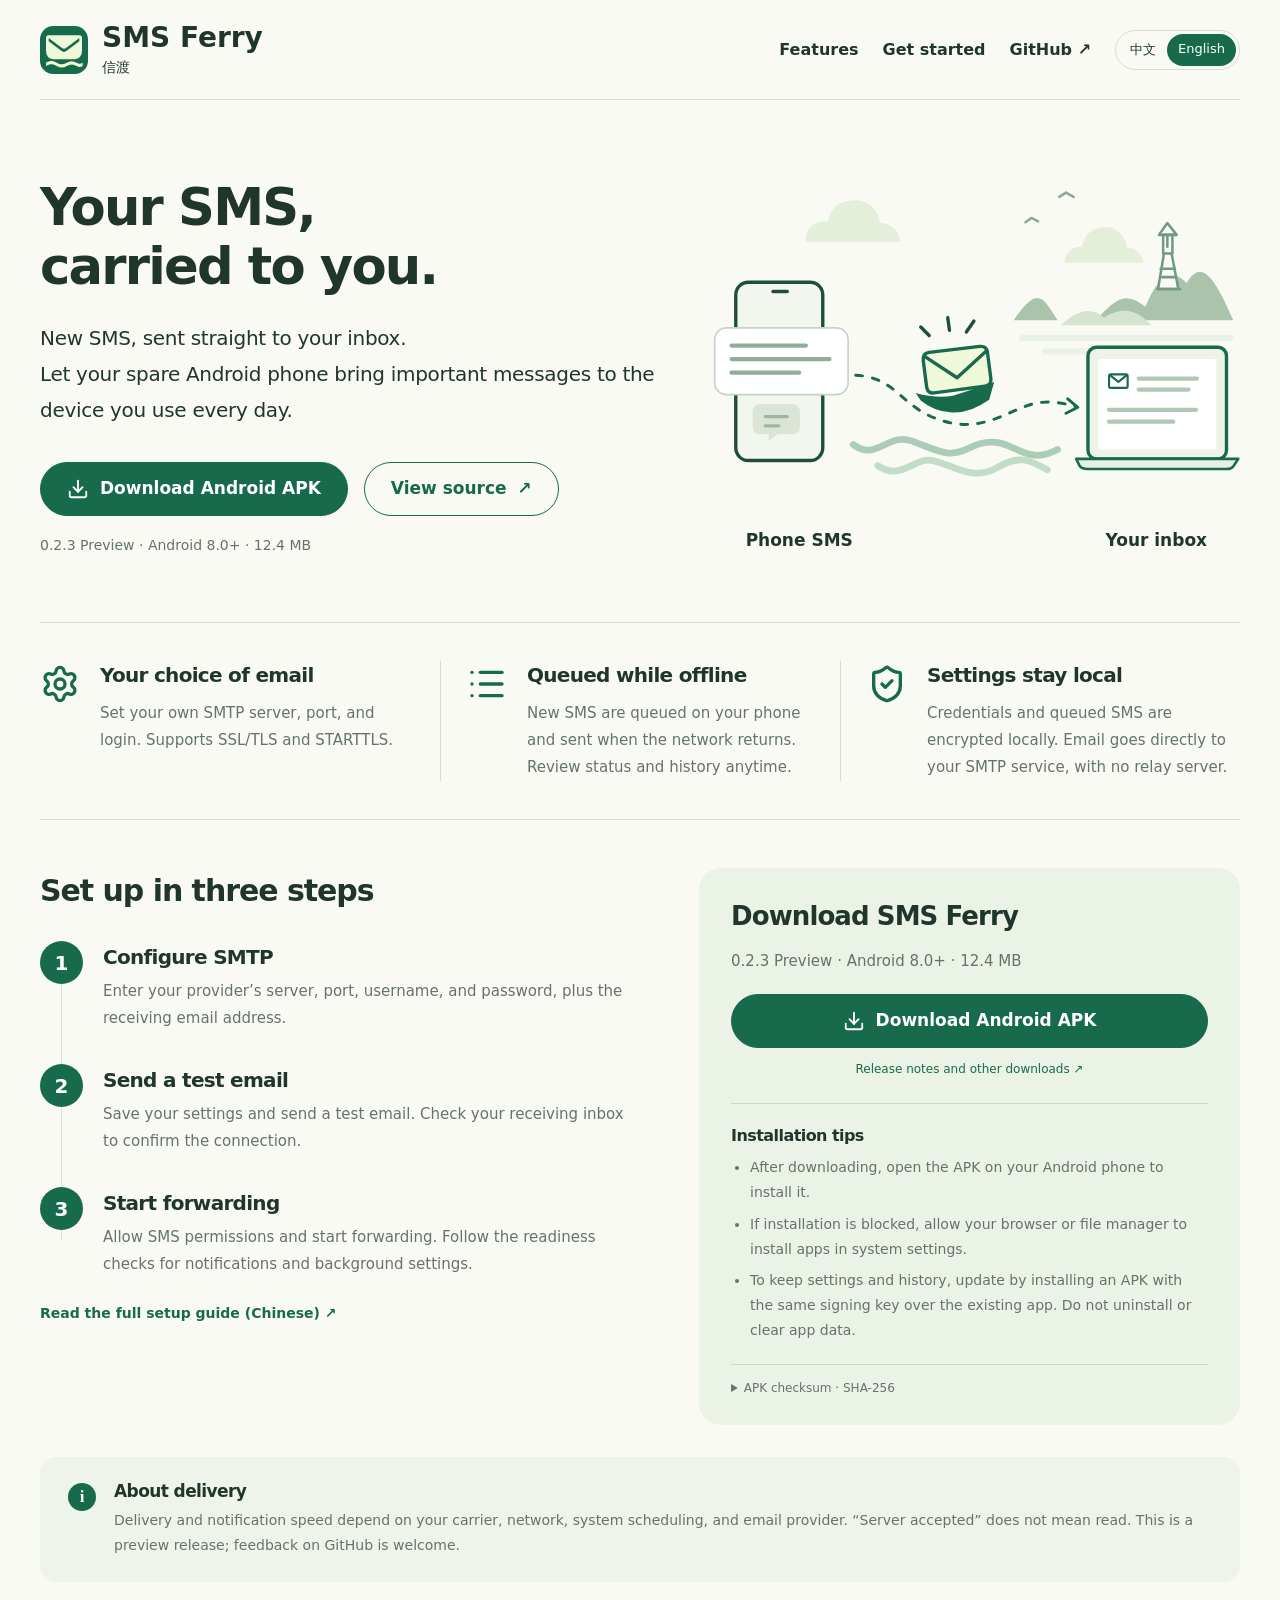
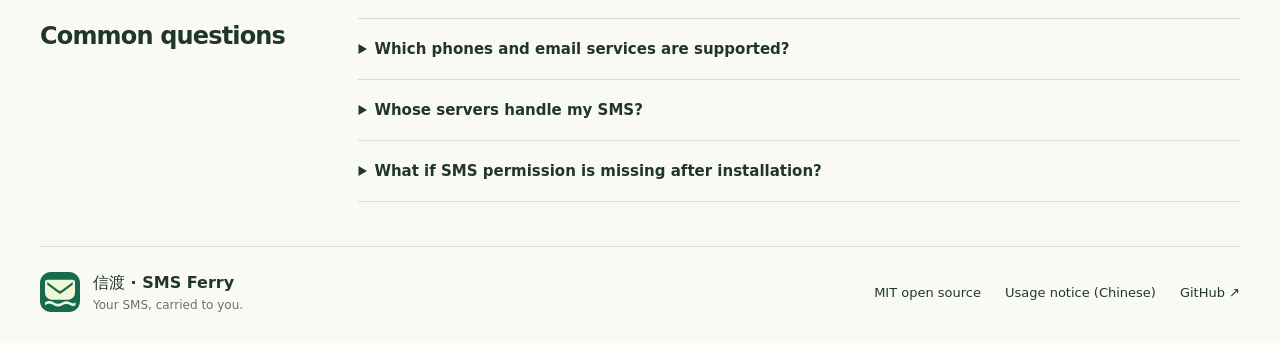
<file: site/index.html>
<!doctype html>
<html lang="zh-CN">
<head>
  <meta charset="utf-8">
  <meta name="viewport" content="width=device-width, initial-scale=1">
  <meta name="theme-color" content="#176b4c">
  <title>信渡 · SMS Ferry — 把短信，渡到你身边</title>
  <meta name="description" content="信渡是一款 MIT 开源的 Android 短信转发工具。自定义 SMTP 邮箱，本机加密配置，断网排队。下载 Android APK，三步开始使用。">
  <meta property="og:type" content="website">
  <meta property="og:title" content="信渡 · SMS Ferry — 把短信，渡到你身边">
  <meta property="og:description" content="收到新短信，直接发送到你的邮箱。轻量 Android 工具，MIT 开源。">
  <meta property="og:url" content="https://sobigrice.github.io/sms-ferry/">
  <link rel="alternate" hreflang="zh" href="https://sobigrice.github.io/sms-ferry/">
  <link rel="alternate" hreflang="en" href="https://sobigrice.github.io/sms-ferry/en.html">
  <link rel="canonical" href="https://sobigrice.github.io/sms-ferry/">
  <link rel="icon" href="./assets/logo.svg" type="image/svg+xml">
  <link rel="stylesheet" href="./styles.css">
  <script src="./main.js" defer></script>
</head>
<body>
  <a class="skip-link" href="#main">跳到主要内容</a>
  <div class="page">
    <header class="site-header">
      <a class="brand" href="./" aria-label="信渡首页"><img src="./assets/logo.svg" width="48" height="48" alt=""><span><strong>信渡</strong><small>SMS Ferry</small></span></a>
      <div class="header-actions"><nav aria-label="主要导航"><a class="section-link" href="#features">功能</a><a class="section-link" href="#start">开始使用</a><a href="https://github.com/soBigRice/sms-ferry" target="_blank" rel="noopener noreferrer">GitHub <span aria-hidden="true">↗</span></a></nav><div class="language-switch" role="group" aria-label="语言 / Language"><a href="./?lang=zh" lang="zh" data-language="zh" aria-current="page">中文</a><a href="./en.html?lang=en" lang="en" data-language="en">English</a></div></div>
    </header>
    <main id="main">
      <section class="hero" aria-labelledby="hero-title">
        <div class="hero-copy">
          <h1 id="hero-title"><span>把短信，</span><span>渡到你身边。</span></h1>
          <p class="hero-description">收到新短信，直接发送到你的邮箱。<br>备用安卓手机，也能把重要消息送到常用设备。</p>
          <div class="hero-actions">
            <a class="button primary" data-download href="https://github.com/soBigRice/sms-ferry/releases/download/v0.2.3/sms-ferry-0.2.3-debug.apk"><span class="download-icon" aria-hidden="true"></span>下载 Android APK</a>
            <a class="button secondary" href="https://github.com/soBigRice/sms-ferry" target="_blank" rel="noopener noreferrer">查看源码 <span aria-hidden="true">↗</span></a>
          </div>
          <p class="release-meta" data-release-meta>0.2.3 预览版 · Android 8.0+ · 12.4 MB</p>
        </div>
        <figure class="hero-art">
          <img src="./assets/ferry-route.svg" width="650" height="420" alt="短信从安卓手机，经由信封小舟，直接送到邮箱的示意图">
          <figcaption><span>手机短信</span><span>你的邮箱</span></figcaption>
        </figure>
      </section>

      <section class="features" id="features" aria-label="信渡的功能">
        <article class="feature"><img src="./assets/icons/settings.svg" width="40" height="40" alt=""><div><h2>邮箱自由配置</h2><p>自定义 SMTP 服务器、端口和登录信息，支持 SSL/TLS 与 STARTTLS。</p></div></article>
        <article class="feature"><img src="./assets/icons/list.svg" width="40" height="40" alt=""><div><h2>断网也能排队</h2><p>新短信先在本机入队，网络恢复后继续发送。状态和记录都可核对。</p></div></article>
        <article class="feature"><img src="./assets/icons/shield-check.svg" width="40" height="40" alt=""><div><h2>配置留在本机</h2><p>凭据与排队短信本地加密保存，发信直连你的 SMTP，无中转服务器。</p></div></article>
      </section>

      <section class="getting-started" id="start" aria-labelledby="start-title">
        <div class="setup">
          <h2 id="start-title">三步完成设置</h2>
          <ol class="steps">
            <li><span class="step-number" aria-hidden="true">1</span><div><h3>配置 SMTP</h3><p>填写服务商提供的服务器、端口、用户名和密码，以及接收邮箱。</p></div></li>
            <li><span class="step-number" aria-hidden="true">2</span><div><h3>发送测试邮件</h3><p>保存配置，发送一封测试邮件，到接收邮箱确认连接正常。</p></div></li>
            <li><span class="step-number" aria-hidden="true">3</span><div><h3>开启转发</h3><p>允许短信权限，开启转发。按运行检查设置通知和后台权限。</p></div></li>
          </ol>
          <a class="text-link" href="https://github.com/soBigRice/sms-ferry#安装与首次设置" target="_blank" rel="noopener noreferrer">查看完整使用说明 <span aria-hidden="true">↗</span></a>
        </div>
        <aside class="download-panel" id="download" aria-labelledby="download-title">
          <h2 id="download-title">下载信渡 · SMS Ferry</h2>
          <p class="panel-meta" data-release-meta>0.2.3 预览版 · Android 8.0+ · 12.4 MB</p>
          <a class="button primary full-width" data-download href="https://github.com/soBigRice/sms-ferry/releases/download/v0.2.3/sms-ferry-0.2.3-debug.apk"><span class="download-icon" aria-hidden="true"></span>下载 Android APK</a>
          <a class="release-link" data-release-link href="https://github.com/soBigRice/sms-ferry/releases/tag/v0.2.3" target="_blank" rel="noopener noreferrer">版本说明与其他下载方式 <span aria-hidden="true">↗</span></a>
          <div class="install-hints"><h3>安装提示</h3><ul><li>下载后，在安卓手机上打开 APK 安装。</li><li>如果系统阻止安装，在设置中允许当前浏览器或文件管理器安装应用。</li><li>更新请使用相同签名的 APK 直接覆盖安装，保留配置和记录。不要卸载或清除数据。</li></ul></div>
          <details class="checksum"><summary>安装包校验 · SHA-256</summary><code id="apk-checksum">4104486e3c530c9e619f1d1432b3480b536aa5bdf7a7bcda2fa27764e1f576ac</code><button type="button" id="copy-checksum">复制校验值</button><span id="copy-result" role="status" aria-live="polite"></span></details>
        </aside>
      </section>

      <aside class="delivery-note"><span class="note-symbol" aria-hidden="true">i</span><div><h2>关于送达</h2><p>邮件到达与通知速度取决于运营商、网络、系统后台调度和邮箱服务商。“服务器已接收”不等于已读。当前为预览版，欢迎在 GitHub 反馈体验。</p></div></aside>

      <section class="faq" aria-labelledby="faq-title"><h2 id="faq-title">你可能想知道</h2><div class="faq-list">
        <details><summary>支持哪些手机和邮箱？</summary><p>最低 Android 8.0，主要验证设备为三星 S21 / Android 15，不代表所有机型均已实测。支持以用户名与密码、授权码或应用专用密码登录的 SMTP 服务；仅支持 OAuth 的登录方式暂不支持。接收邮箱不需要在信渡中配置 POP3 或 IMAP。</p></details>
        <details><summary>短信会经过谁的服务器？</summary><p>应用直接连接你配置的 SMTP 服务，不经过作者运营的服务器。短信的来源号码、接收时间和完整正文会发送到接收邮箱，验证码不会自动隐藏；邮箱服务商和已登录邮箱的设备可能接触内容。本地加密与 TLS 不等于端到端加密。仅在自己或明确获授权的设备和邮箱上使用。</p><a class="text-link" href="https://github.com/soBigRice/sms-ferry/blob/main/SECURITY.md" target="_blank" rel="noopener noreferrer">安全与隐私声明 ↗</a></details>
        <details><summary>安装后没有短信权限，怎么办？</summary><p>短信读取属于 Android 受限权限，安装器和用户授权都需要允许。如果没有短信权限开关，先按仓库说明检查安装方式。三星还建议加入“从不休眠的应用”；不要为排查卸载或清除数据。</p><a class="text-link" href="https://github.com/soBigRice/sms-ferry#安装与首次设置" target="_blank" rel="noopener noreferrer">查看安装与权限说明 ↗</a></details>
      </div></section>
    </main>
    <footer class="site-footer"><a class="footer-brand" href="./"><img src="./assets/logo.svg" width="40" height="40" alt=""><span><strong>信渡 · SMS Ferry</strong><small>把短信，渡到你身边。</small></span></a><div><a href="https://github.com/soBigRice/sms-ferry/blob/main/LICENSE" target="_blank" rel="noopener noreferrer">MIT 开源</a><a href="https://github.com/soBigRice/sms-ferry/blob/main/SECURITY.md#免责声明" target="_blank" rel="noopener noreferrer">使用声明</a><a href="https://github.com/soBigRice/sms-ferry" target="_blank" rel="noopener noreferrer">GitHub ↗</a></div></footer>
  </div>
</body>
</html>
</file>
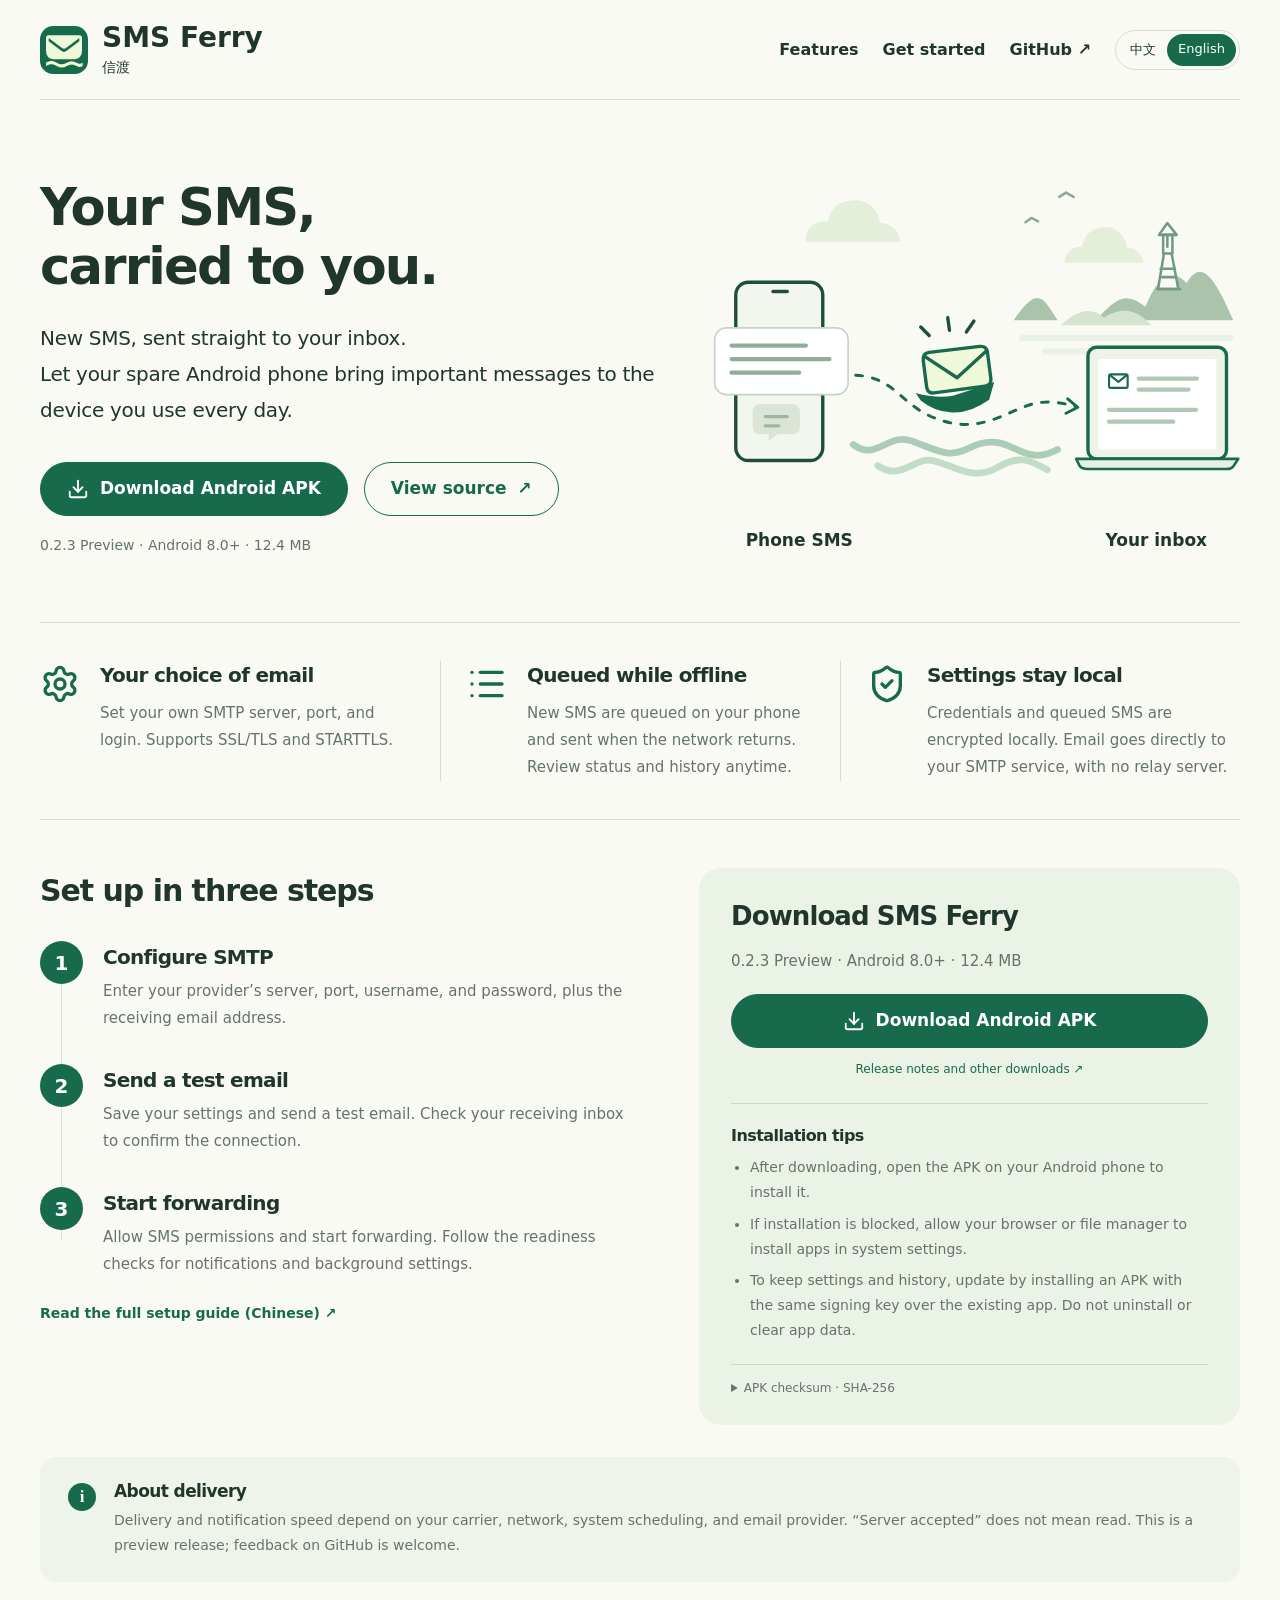
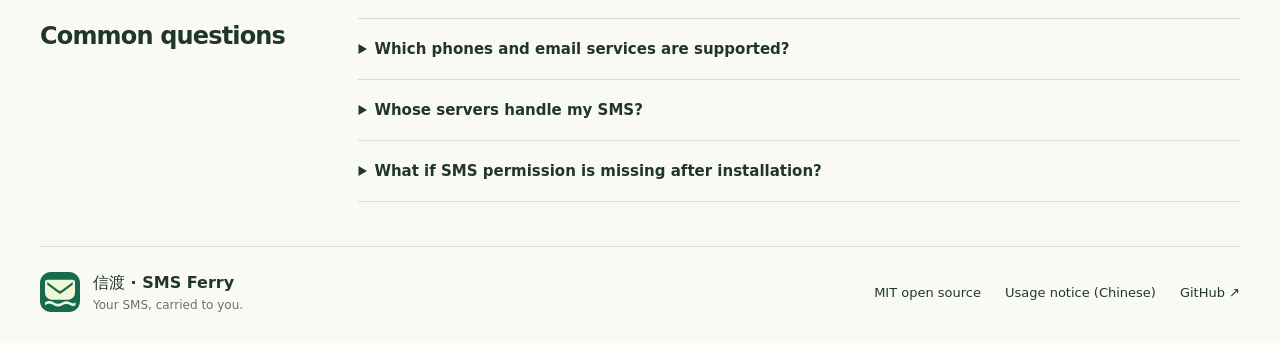
<file: site/en.html>
<!doctype html>
<html lang="en">
<head>
  <meta charset="utf-8">
  <meta name="viewport" content="width=device-width, initial-scale=1">
  <meta name="theme-color" content="#176b4c">
  <title>SMS Ferry — Your SMS, carried to you</title>
  <meta name="description" content="An MIT-licensed Android app that forwards SMS to email. Custom SMTP, encrypted local settings, and an offline queue. Download the APK and get started in three steps.">
  <meta property="og:type" content="website">
  <meta property="og:title" content="SMS Ferry — Your SMS, carried to you">
  <meta property="og:description" content="New SMS, sent straight to your inbox. A lightweight Android app, open source under MIT.">
  <meta property="og:url" content="https://sobigrice.github.io/sms-ferry/en.html">
  <link rel="alternate" hreflang="zh" href="https://sobigrice.github.io/sms-ferry/">
  <link rel="alternate" hreflang="en" href="https://sobigrice.github.io/sms-ferry/en.html">
  <link rel="canonical" href="https://sobigrice.github.io/sms-ferry/en.html">
  <link rel="icon" href="./assets/logo.svg" type="image/svg+xml">
  <link rel="stylesheet" href="./styles.css">
  <script src="./main.js" defer></script>
</head>
<body>
  <a class="skip-link" href="#main">Skip to content</a>
  <div class="page">
    <header class="site-header">
      <a class="brand" href="./en.html?lang=en" aria-label="SMS Ferry home"><img src="./assets/logo.svg" width="48" height="48" alt=""><span><strong>SMS Ferry</strong><small>信渡</small></span></a>
      <div class="header-actions"><nav aria-label="Main navigation"><a class="section-link" href="#features">Features</a><a class="section-link" href="#start">Get started</a><a href="https://github.com/soBigRice/sms-ferry" target="_blank" rel="noopener noreferrer">GitHub <span aria-hidden="true">↗</span></a></nav><div class="language-switch" role="group" aria-label="语言 / Language"><a href="./?lang=zh" lang="zh" data-language="zh">中文</a><a href="./en.html?lang=en" lang="en" data-language="en" aria-current="page">English</a></div></div>
    </header>
    <main id="main">
      <section class="hero" aria-labelledby="hero-title">
        <div class="hero-copy">
          <h1 id="hero-title"><span>Your SMS,</span><span>carried to you.</span></h1>
          <p class="hero-description">New SMS, sent straight to your inbox.<br>Let your spare Android phone bring important messages to the device you use every day.</p>
          <div class="hero-actions">
            <a class="button primary" data-download href="https://github.com/soBigRice/sms-ferry/releases/download/v0.2.3/sms-ferry-0.2.3-debug.apk"><span class="download-icon" aria-hidden="true"></span>Download Android APK</a>
            <a class="button secondary" href="https://github.com/soBigRice/sms-ferry" target="_blank" rel="noopener noreferrer">View source <span aria-hidden="true">↗</span></a>
          </div>
          <p class="release-meta" data-release-meta>0.2.3 Preview · Android 8.0+ · 12.4 MB</p>
        </div>
        <figure class="hero-art">
          <img src="./assets/ferry-route.svg" width="650" height="420" alt="An illustration of SMS travelling from an Android phone directly to an email inbox on an envelope boat">
          <figcaption><span>Phone SMS</span><span>Your inbox</span></figcaption>
        </figure>
      </section>

      <section class="features" id="features" aria-label="SMS Ferry features">
        <article class="feature"><img src="./assets/icons/settings.svg" width="40" height="40" alt=""><div><h2>Your choice of email</h2><p>Set your own SMTP server, port, and login. Supports SSL/TLS and STARTTLS.</p></div></article>
        <article class="feature"><img src="./assets/icons/list.svg" width="40" height="40" alt=""><div><h2>Queued while offline</h2><p>New SMS are queued on your phone and sent when the network returns. Review status and history anytime.</p></div></article>
        <article class="feature"><img src="./assets/icons/shield-check.svg" width="40" height="40" alt=""><div><h2>Settings stay local</h2><p>Credentials and queued SMS are encrypted locally. Email goes directly to your SMTP service, with no relay server.</p></div></article>
      </section>

      <section class="getting-started" id="start" aria-labelledby="start-title">
        <div class="setup">
          <h2 id="start-title">Set up in three steps</h2>
          <ol class="steps">
            <li><span class="step-number" aria-hidden="true">1</span><div><h3>Configure SMTP</h3><p>Enter your provider’s server, port, username, and password, plus the receiving email address.</p></div></li>
            <li><span class="step-number" aria-hidden="true">2</span><div><h3>Send a test email</h3><p>Save your settings and send a test email. Check your receiving inbox to confirm the connection.</p></div></li>
            <li><span class="step-number" aria-hidden="true">3</span><div><h3>Start forwarding</h3><p>Allow SMS permissions and start forwarding. Follow the readiness checks for notifications and background settings.</p></div></li>
          </ol>
          <a class="text-link" href="https://github.com/soBigRice/sms-ferry#安装与首次设置" target="_blank" rel="noopener noreferrer">Read the full setup guide (Chinese) <span aria-hidden="true">↗</span></a>
        </div>
        <aside class="download-panel" id="download" aria-labelledby="download-title">
          <h2 id="download-title">Download SMS Ferry</h2>
          <p class="panel-meta" data-release-meta>0.2.3 Preview · Android 8.0+ · 12.4 MB</p>
          <a class="button primary full-width" data-download href="https://github.com/soBigRice/sms-ferry/releases/download/v0.2.3/sms-ferry-0.2.3-debug.apk"><span class="download-icon" aria-hidden="true"></span>Download Android APK</a>
          <a class="release-link" data-release-link href="https://github.com/soBigRice/sms-ferry/releases/tag/v0.2.3" target="_blank" rel="noopener noreferrer">Release notes and other downloads <span aria-hidden="true">↗</span></a>
          <div class="install-hints"><h3>Installation tips</h3><ul><li>After downloading, open the APK on your Android phone to install it.</li><li>If installation is blocked, allow your browser or file manager to install apps in system settings.</li><li>To keep settings and history, update by installing an APK with the same signing key over the existing app. Do not uninstall or clear app data.</li></ul></div>
          <details class="checksum"><summary>APK checksum · SHA-256</summary><code id="apk-checksum">4104486e3c530c9e619f1d1432b3480b536aa5bdf7a7bcda2fa27764e1f576ac</code><button type="button" id="copy-checksum">Copy checksum</button><span id="copy-result" role="status" aria-live="polite"></span></details>
        </aside>
      </section>

      <aside class="delivery-note"><span class="note-symbol" aria-hidden="true">i</span><div><h2>About delivery</h2><p>Delivery and notification speed depend on your carrier, network, system scheduling, and email provider. “Server accepted” does not mean read. This is a preview release; feedback on GitHub is welcome.</p></div></aside>

      <section class="faq" aria-labelledby="faq-title"><h2 id="faq-title">Common questions</h2><div class="faq-list">
        <details><summary>Which phones and email services are supported?</summary><p>Requires Android 8.0 or later. Testing has focused on Samsung S21 with Android 15; other models have not all been tested. Supports SMTP services using a username and password, authorization code, or app password. OAuth-only sign-in is not supported yet. You do not need to configure POP3 or IMAP for the receiving inbox in SMS Ferry.</p></details>
        <details><summary>Whose servers handle my SMS?</summary><p>The app connects directly to your configured SMTP service, without a server run by the author. The sender’s number, received time, and full SMS text go to your receiving inbox. Verification codes are not hidden. Email providers and devices signed in to the inbox may access the content. Local encryption and TLS are not end-to-end encryption. Use only devices and email accounts you own or have explicit permission to manage.</p><a class="text-link" href="https://github.com/soBigRice/sms-ferry/blob/main/SECURITY.md" target="_blank" rel="noopener noreferrer">Security and privacy policy (Chinese) ↗</a></details>
        <details><summary>What if SMS permission is missing after installation?</summary><p>Reading SMS is a restricted Android permission that both the installer and user must allow. If no SMS permission switch appears, check the installation method in the repository guide. On Samsung, add SMS Ferry to “Never sleeping apps”. Do not uninstall or clear app data while troubleshooting.</p><a class="text-link" href="https://github.com/soBigRice/sms-ferry#安装与首次设置" target="_blank" rel="noopener noreferrer">Installation and permission guide (Chinese) ↗</a></details>
      </div></section>
    </main>
    <footer class="site-footer"><a class="footer-brand" href="./en.html?lang=en"><img src="./assets/logo.svg" width="40" height="40" alt=""><span><strong>信渡 · SMS Ferry</strong><small>Your SMS, carried to you.</small></span></a><div><a href="https://github.com/soBigRice/sms-ferry/blob/main/LICENSE" target="_blank" rel="noopener noreferrer">MIT open source</a><a href="https://github.com/soBigRice/sms-ferry/blob/main/SECURITY.md#免责声明" target="_blank" rel="noopener noreferrer">Usage notice (Chinese)</a><a href="https://github.com/soBigRice/sms-ferry" target="_blank" rel="noopener noreferrer">GitHub ↗</a></div></footer>
  </div>
</body>
</html>
</file>
<file: site/styles.css>
:root {
  color-scheme:light;
  --background:#fafaf5;
  --ink:#20362d;
  --muted:#65736c;
  --green:#176b4c;
  --line:#d2dfd4;
  --panel:#eaf3e5;
  --radius:22px;
  --ease:cubic-bezier(.2,0,0,1);
  font-family:system-ui,-apple-system,"Segoe UI","PingFang SC","Microsoft YaHei",sans-serif;
  color:var(--ink);
  background:var(--background);
  font-synthesis:none;
}
* {
  box-sizing:border-box;
}
html {
  scroll-behavior:smooth;
  scroll-padding-top:24px;
}
body {
  margin:0;
}
a {
  color:inherit;
  text-decoration:none;
}
button {
  font:inherit;
}
img {
  max-width:100%;
  display:block;
}
h1,h2,h3,p {
  margin:0;
}
h1,h2,h3 {
  font-weight:700;
  letter-spacing:-.035em;
}
a,button,summary {
  -webkit-tap-highlight-color:transparent;
}
a:focus-visible,button:focus-visible,summary:focus-visible {
  outline:3px solid var(--green);
  outline-offset:5px;
  border-radius:5px;
}
.page {
  width:min(1200px,calc(100% - 80px));
  margin:0 auto;
}
.skip-link {
  position:fixed;
  top:12px;
  left:12px;
  z-index:5;
  background:var(--green);
  color:white;
  padding:12px 20px;
  border-radius:8px;
  transform:translateY(-150%);
}
.skip-link:focus {
  transform:none;
}
.site-header {
  min-height:100px;
  display:flex;
  justify-content:space-between;
  align-items:center;
  gap:24px;
  border-bottom:1px solid var(--line);
  padding:20px 0;
}
.brand {
  display:flex;
  align-items:center;
  gap:14px;
}
.brand strong {
  display:block;
  font-size:28px;
  line-height:1.2;
}
.brand small {
  display:block;
  font-size:14px;
  line-height:1.5;
  margin-top:2px;
}
.site-header nav {
  display:flex;
  gap:24px;
  align-items:center;
  font-size:16px;
  font-weight:650;
}
.header-actions {
  display:flex;
  flex-wrap:wrap;
  align-items:center;
  justify-content:flex-end;
  gap:24px;
}
.language-switch {
  display:flex;
  border:1px solid var(--line);
  border-radius:24px;
  padding:3px;
  font-size:13px;
}
.language-switch a {
  padding:7px 11px;
  border-radius:20px;
}
.language-switch a[aria-current="page"] {
  color:white;
  background:var(--green);
}
html[lang="en"] .hero h1 {
  white-space:normal;
  line-height:1.15;
}
html[lang="en"] .hero h1 span {
  display:block;
}
.site-header nav a {
  padding:8px 0;
}
.site-header nav a:hover,.text-link:hover,.release-link:hover,.site-footer a:hover {
  text-decoration:underline;
  text-underline-offset:5px;
}
.hero {
  display:grid;
  grid-template-columns:1.13fr 1fr;
  gap:30px;
  align-items:center;
  padding:78px 0 66px;
}
.hero h1 {
  font-size:clamp(38px,4vw,56px);
  line-height:1.25;
  white-space:nowrap;
}
.hero h1 span {
  display:inline;
}
.hero-description {
  font-size:20px;
  line-height:1.8;
  margin-top:24px;
  letter-spacing:-.015em;
}
.hero-actions {
  display:flex;
  flex-wrap:wrap;
  gap:16px;
  margin-top:34px;
}
.button {
  min-height:54px;
  padding:14px 26px;
  display:inline-flex;
  align-items:center;
  justify-content:center;
  gap:11px;
  border:1.5px solid var(--green);
  border-radius:32px;
  font-size:17px;
  font-weight:650;
  line-height:1.4;
  transition:background-color 160ms var(--ease),transform 160ms var(--ease);
}
.button:hover {
  transform:translateY(-2px);
}
.button:active {
  transform:translateY(0);
}
.primary {
  color:white;
  background:var(--green);
}
.primary:hover {
  background:#125a3f;
}
.secondary {
  color:var(--green);
  background:transparent;
}
.secondary:hover {
  background:var(--panel);
}
.download-icon {
  width:22px;
  height:22px;
  flex-shrink:0;
  background:currentColor;
  -webkit-mask:url("./assets/icons/download.svg") center/contain no-repeat;
  mask:url("./assets/icons/download.svg") center/contain no-repeat;
}
.release-meta {
  font-size:14px;
  color:var(--muted);
  margin-top:18px;
  line-height:1.6;
}
.hero-art {
  margin:0;
  min-width:0;
}
.hero-art img {
  width:100%;
  height:auto;
}
.hero-art figcaption {
  display:flex;
  justify-content:space-between;
  padding:0 6% 0 10%;
  margin-top:-10px;
  font-size:17px;
  font-weight:600;
}
.features {
  display:grid;
  grid-template-columns:repeat(3,1fr);
  padding:38px 0;
  border-top:1px solid var(--line);
  border-bottom:1px solid var(--line);
}
.feature {
  display:flex;
  gap:20px;
  padding:0 26px;
}
.feature:first-child {
  padding-left:0;
}
.feature:last-child {
  padding-right:0;
}
.feature+.feature {
  border-left:1px solid var(--line);
}
.feature>img {
  flex-shrink:0;
  margin-top:3px;
}
.feature h2 {
  font-size:20px;
  line-height:1.45;
  margin-bottom:10px;
}
.feature p {
  font-size:15px;
  line-height:1.8;
  color:var(--muted);
}
.getting-started {
  display:grid;
  grid-template-columns:1.1fr 1fr;
  gap:64px;
  padding:48px 0 32px;
}
.setup>h2 {
  font-size:30px;
  line-height:1.5;
}
.steps {
  list-style:none;
  margin:28px 0 24px;
  padding:0;
  position:relative;
}
.steps:before {
  content:"";
  position:absolute;
  left:21px;
  top:20px;
  bottom:38px;
  width:1px;
  background:var(--line);
}
.steps li {
  display:flex;
  align-items:flex-start;
  gap:20px;
  position:relative;
  padding-bottom:32px;
}
.steps li:last-child {
  padding-bottom:0;
}
.step-number {
  display:grid;
  place-items:center;
  flex-shrink:0;
  width:43px;
  height:43px;
  border-radius:50%;
  background:var(--green);
  color:white;
  font-size:20px;
  font-weight:600;
  line-height:1;
}
.steps h3 {
  font-size:20px;
  margin:4px 0 9px;
}
.steps p {
  font-size:15px;
  line-height:1.8;
  color:var(--muted);
}
.text-link {
  font-size:14px;
  color:var(--green);
  font-weight:600;
  line-height:1.6;
  display:inline-block;
}
.download-panel {
  background:var(--panel);
  border-radius:var(--radius);
  padding:30px 32px;
  align-self:start;
}
.download-panel>h2 {
  font-size:26px;
  line-height:1.4;
}
.panel-meta {
  font-size:15px;
  color:var(--muted);
  margin:14px 0 20px;
  line-height:1.7;
}
.full-width {
  width:100%;
}
.release-link {
  display:block;
  text-align:center;
  font-size:12px;
  color:var(--green);
  margin-top:12px;
  line-height:1.6;
}
.install-hints {
  border-top:1px solid #cad9c8;
  margin-top:24px;
  padding-top:22px;
}
.install-hints h3 {
  font-size:16px;
  margin-bottom:10px;
}
.install-hints ul {
  padding-left:19px;
  margin:0;
  color:var(--muted);
  font-size:14px;
  line-height:1.8;
}
.install-hints li+li {
  margin-top:6px;
}
.checksum {
  border-top:1px solid #cad9c8;
  margin-top:20px;
  padding-top:16px;
  font-size:12px;
  color:var(--muted);
}
summary {
  cursor:pointer;
}
.checksum code {
  display:block;
  overflow-wrap:anywhere;
  font:12px/1.8 ui-monospace,SFMono-Regular,Consolas,monospace;
  margin:12px 0 10px;
}
.checksum button {
  border:1px solid var(--green);
  background:transparent;
  color:var(--green);
  border-radius:6px;
  padding:7px 11px;
  cursor:pointer;
  font-size:12px;
}
.checksum button:hover {
  background:#dcebd7;
}
#copy-result {
  display:block;
  margin-top:8px;
  line-height:1.5;
}
.delivery-note {
  background:#eef4e9;
  border-radius:16px;
  display:flex;
  align-items:flex-start;
  gap:18px;
  padding:24px 28px;
  margin:0 0 36px;
}
.note-symbol {
  width:28px;
  height:28px;
  flex-shrink:0;
  margin-top:2px;
  display:grid;
  place-items:center;
  border-radius:50%;
  background:var(--green);
  color:white;
  font-weight:750;
  font-size:17px;
  font-family:Georgia,serif;
}
.delivery-note h2 {
  font-size:17px;
  margin-bottom:7px;
}
.delivery-note p {
  font-size:14px;
  line-height:1.8;
  color:var(--muted);
}
.faq {
  display:grid;
  grid-template-columns:.65fr 2fr;
  gap:32px;
  margin:0 0 44px;
}
.faq>h2 {
  font-size:24px;
  line-height:1.5;
}
.faq-list {
  border-top:1px solid var(--line);
}
.faq-list details {
  padding:18px 0;
  border-bottom:1px solid var(--line);
}
.faq-list summary {
  font-size:15px;
  font-weight:600;
  line-height:1.6;
}
.faq-list p {
  font-size:14px;
  line-height:1.9;
  color:var(--muted);
  margin:14px 0 8px;
}
.site-footer {
  display:flex;
  justify-content:space-between;
  align-items:center;
  gap:24px;
  border-top:1px solid var(--line);
  padding:23px 0 28px;
}
.footer-brand {
  display:flex;
  gap:13px;
  align-items:center;
}
.footer-brand strong {
  display:block;
  font-size:16px;
  line-height:1.6;
}
.footer-brand small {
  display:block;
  color:var(--muted);
  font-size:12px;
  line-height:1.6;
}
.site-footer>div {
  display:flex;
  gap:24px;
  font-size:13px;
}
@media(min-width:1440px) {
  .hero {
    gap:40px;
  }
  .hero-description {
    font-size:21px;
  }
}
@media(max-width:1100px) {
  .page {
    width:calc(100% - 56px);
  }
  .hero {
    gap:20px;
  }
  .hero h1 {
    font-size:42px;
  }
  .hero-description {
    font-size:17px;
  }
  .hero-actions {
    gap:12px;
  }
  .button {
    font-size:15px;
    padding:13px 22px;
    min-height:50px;
  }
  .feature {
    gap:14px;
    padding:0 20px;
  }
  .feature>img {
    width:32px;
    height:32px;
  }
  .feature h2 {
    font-size:18px;
  }
  .feature p {
    font-size:14px;
  }
  .getting-started {
    gap:38px;
  }
  .download-panel {
    padding:26px;
  }
  .download-panel>h2 {
    font-size:24px;
  }
}
@media(max-width:820px) {
  .hero {
    grid-template-columns:1fr;
    gap:26px;
    padding:44px 0 38px;
  }
  .hero h1 {
    font-size:48px;
  }
  .hero-copy {
    max-width:650px;
  }
  .hero-description {
    font-size:19px;
  }
  .hero-art {
    max-width:550px;
    width:100%;
    justify-self:center;
  }
  .hero-art figcaption {
    font-size:15px;
  }
  .hero-actions {
    margin-top:27px;
  }
  .features {
    grid-template-columns:1fr;
    padding:0;
  }
  .feature {
    padding:24px 0!important;
  }
  .feature+.feature {
    border-left:none;
    border-top:1px solid var(--line);
  }
  .feature h2 {
    font-size:19px;
    margin-bottom:5px;
  }
  .feature p {
    font-size:15px;
  }
  .getting-started {
    grid-template-columns:1fr;
    gap:32px;
    padding:36px 0 28px;
  }
  .setup>h2 {
    font-size:28px;
  }
  .steps {
    margin-top:23px;
  }
  .steps li {
    padding-bottom:24px;
  }
  .download-panel {
    padding:28px;
  }
  .faq {
    grid-template-columns:1fr;
    gap:18px;
  }
  .site-header nav {
    gap:22px;
    font-size:14px;
  }
  .site-footer {
    flex-wrap:wrap;
  }
}
@media(max-width:520px) {
  .page {
    width:calc(100% - 40px);
  }
  .site-header {
    min-height:84px;
    padding:16px 0;
    flex-wrap:wrap;
    gap:14px;
  }
  .header-actions {
    flex:1;
    gap:12px;
  }
  html[lang="en"] .brand strong { font-size:22px; }
  .brand {
    gap:11px;
  }
  .brand>img {
    width:44px;
    height:44px;
  }
  .brand strong {
    font-size:24px;
  }
  .brand small {
    font-size:12px;
  }
  .site-header .section-link {
    display:none;
  }
  .hero {
    padding-top:36px;
    gap:22px;
  }
  .hero h1 {
    font-size:40px;
    white-space:normal;
    line-height:1.25;
  }
  .hero h1 span {
    display:block;
  }
  .hero-description {
    font-size:16px;
    margin-top:18px;
  }
  .hero-actions {
    gap:11px;
    margin-top:24px;
  }
  .button {
    font-size:14px;
    min-height:49px;
    padding:12px 19px;
  }
  .hero-actions .primary {
    flex-grow:1;
  }
  .hero-actions .secondary {
    padding:12px 15px;
  }
  .release-meta {
    font-size:12px;
    margin-top:14px;
  }
  .hero-art figcaption {
    font-size:14px;
  }
  .hero-art {
    margin-top:3px;
  }
  .feature {
    gap:16px;
  }
  .feature>img {
    width:34px;
    height:34px;
  }
  .feature h2 {
    font-size:18px;
  }
  .feature p {
    font-size:14px;
  }
  .setup>h2 {
    font-size:27px;
  }
  .steps li {
    gap:15px;
  }
  .steps h3 {
    font-size:18px;
  }
  .steps p {
    font-size:14px;
  }
  .step-number {
    width:40px;
    height:40px;
    font-size:18px;
  }
  .steps:before {
    left:19px;
  }
  .download-panel {
    padding:25px 22px;
  }
  .download-panel>h2 {
    font-size:22px;
  }
  .panel-meta {
    font-size:13px;
  }
  .delivery-note {
    padding:20px;
    gap:13px;
    margin-bottom:29px;
  }
  .delivery-note p {
    font-size:13px;
  }
  .delivery-note h2 {
    font-size:16px;
  }
  .note-symbol {
    width:24px;
    height:24px;
    font-size:15px;
  }
  .faq>h2 {
    font-size:23px;
  }
  .faq {
    margin-bottom:32px;
  }
  .site-footer>div {
    gap:20px;
    font-size:12px;
  }
  .site-footer {
    gap:20px;
  }
}
@media(prefers-reduced-motion:reduce) {
  html {
    scroll-behavior:auto;
  }
  *,*:before,*:after {
    transition:none!important;
    animation:none!important;
  }
  .button:hover {
    transform:none;
  }
}
</file>
